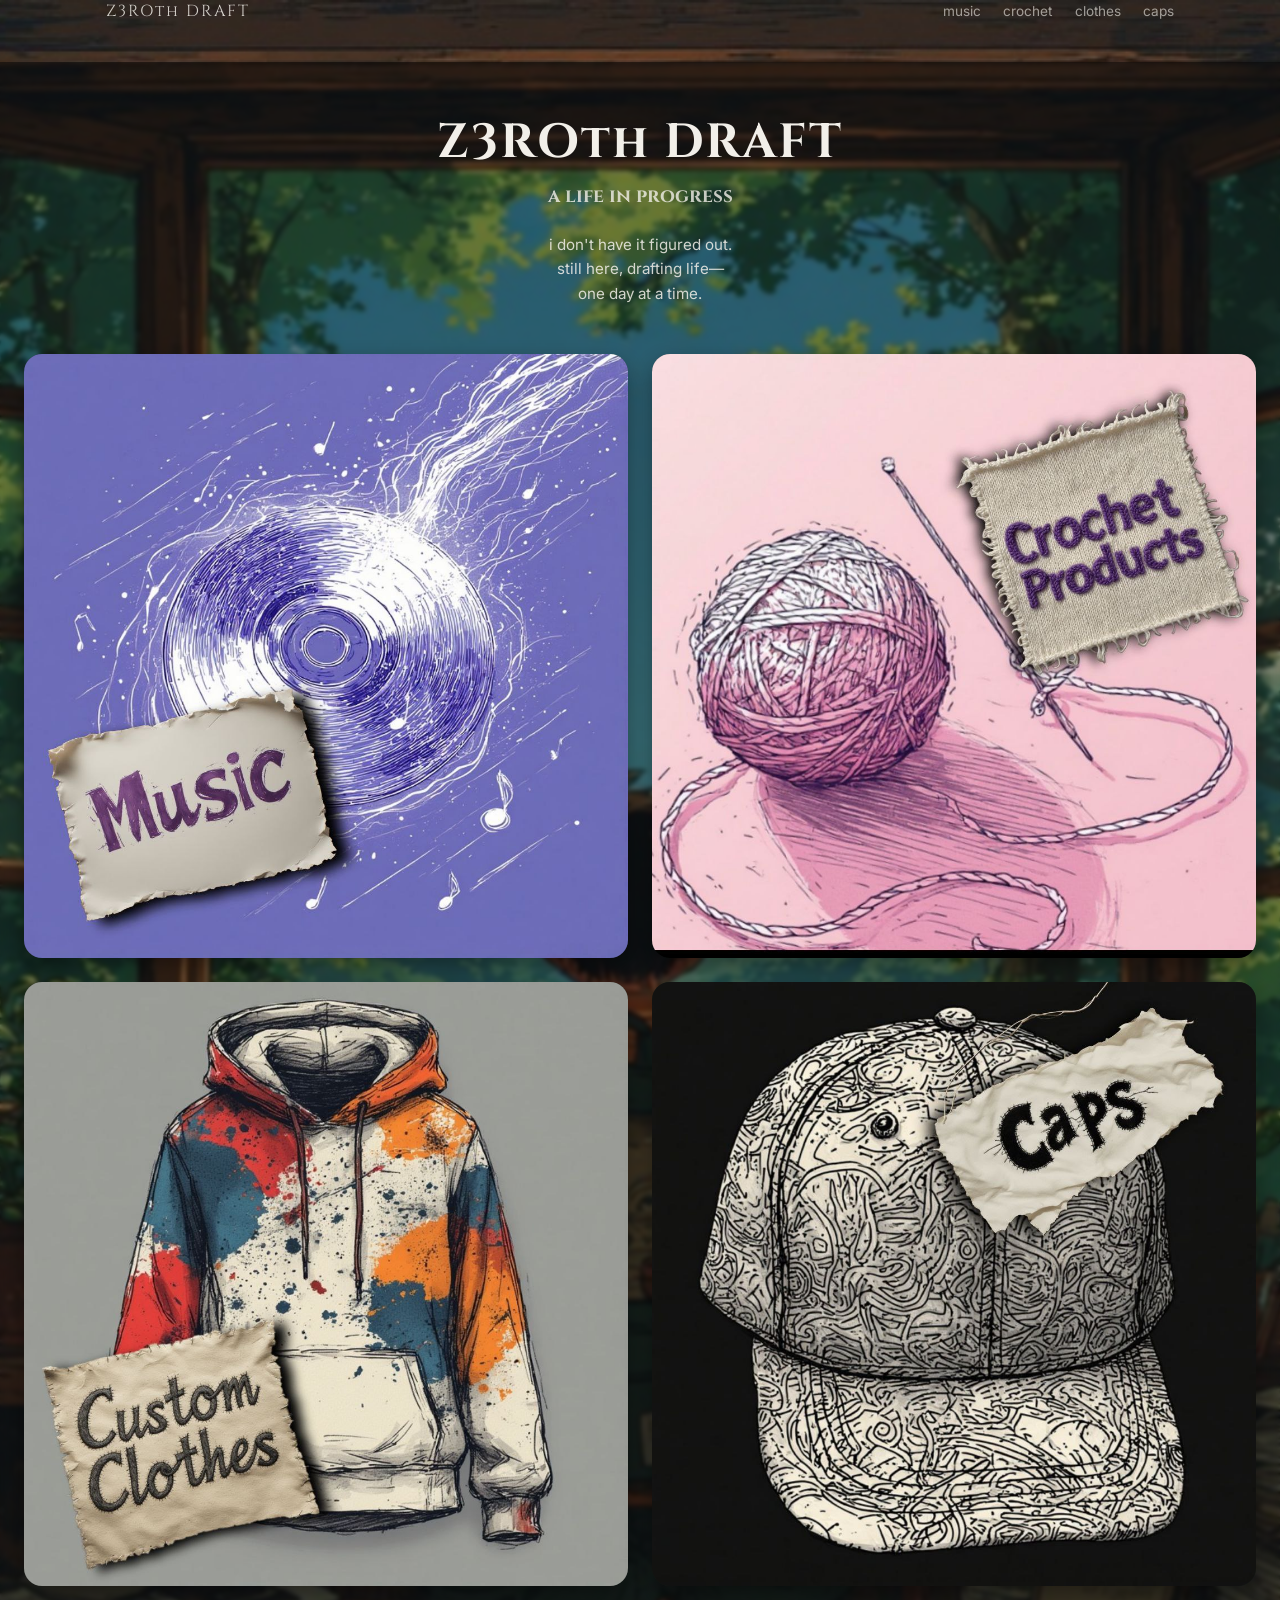
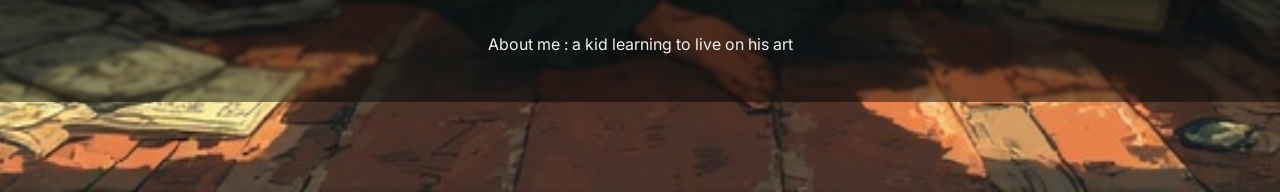
<file: index.html>
<!DOCTYPE html>
<html lang="en">
<head>
  <meta charset="UTF-8" />
  <meta name="viewport" content="width=device-width, initial-scale=1.0"/>
  <title>Z3ROth DRAFT</title>
  <link rel="stylesheet" href="style.css" />
</head>
<body class="home">
<header class="site-nav">
  <a href="index.html" class="nav-logo">Z3ROth DRAFT</a>

  <nav class="nav-links">
    <a href="music.html">music</a>
    <a href="crochet.html">crochet</a>
    <a href="clothes.html">clothes</a>
    <a href="caps.html">caps</a>
  </nav>
</header>

  <main class="container">
    <header class="hero">
      <h1>Z3ROth DRAFT</h1>
      <h2>a life in progress</h2>
      <p>
        i don't have it figured out.<br/>
        still here, drafting life—<br/>
        one day at a time.
      </p>
    </header>

<section class="cards">
  <a href="music.html" class="card image-only">
    <img src="assets/music.png" alt="music">
  </a>

  <a href="crochet.html" class="card image-only">
    <img src="assets/crochet.png" alt="crochet">
  </a>

  <a href="clothes.html" class="card image-only">
    <img src="assets/clothes.png" alt="clothes">
  </a>

  <a href="caps.html" class="card image-only">
    <img src="assets/cap.png" alt="caps">
  </a>
</section>


    <footer>
      <p>About me : a kid learning to live on his art</p>
    </footer>
  </main>

</body>
</html>
</file>
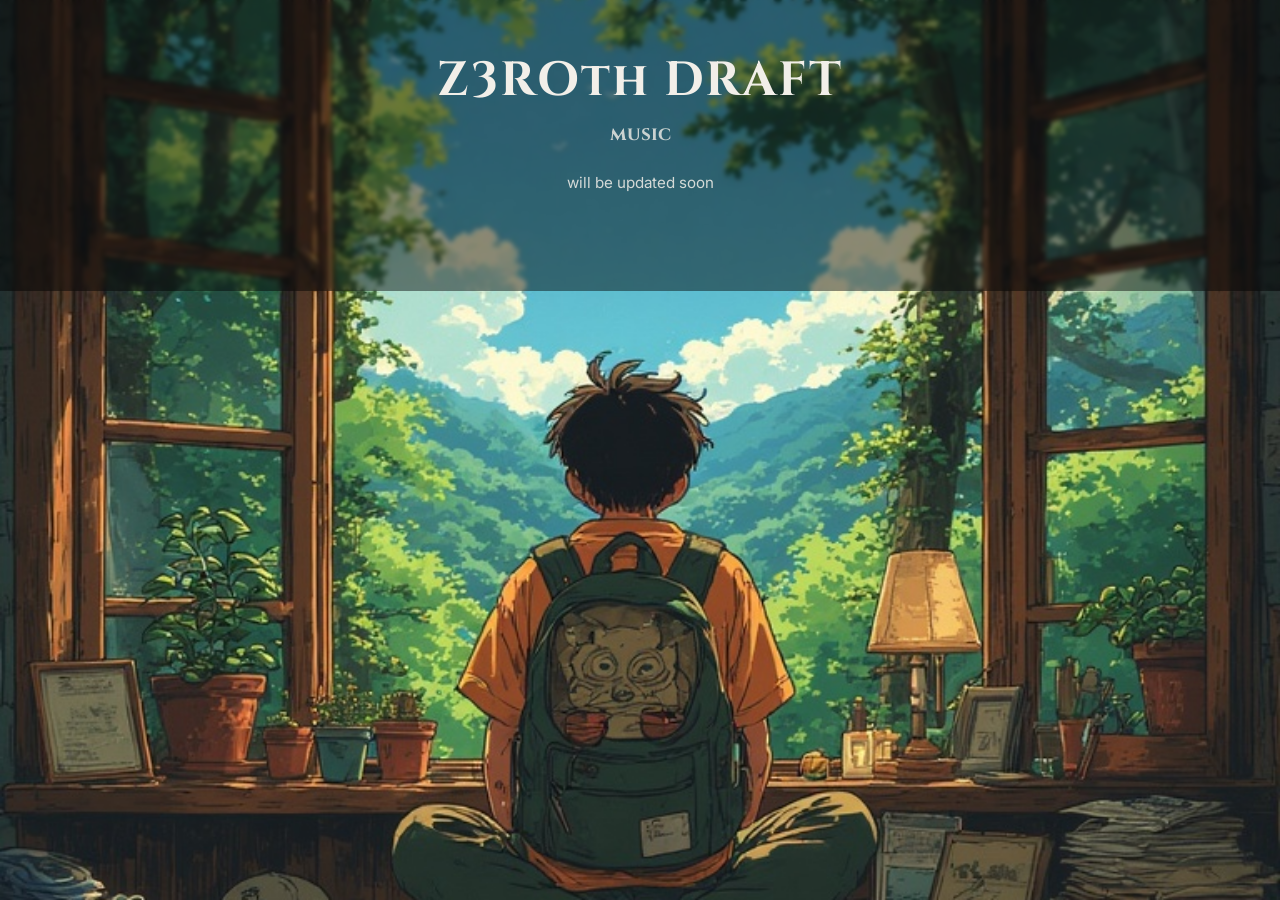
<file: clothers.html>
<!DOCTYPE html>
<html lang="en">
<head>
  <meta charset="UTF-8">
  <meta name="viewport" content="width=device-width, initial-scale=1.0">
  <title>Music – Z3ROth DRAFT</title>
  <link rel="stylesheet" href="style.css">
</head>
<body>

  <main class="container">
    <header class="hero">
      <h1>Z3ROth DRAFT</h1>
      <h2>music</h2>
      <p>will be updated soon</p>
    </header>
  </main>

</body>
</html>
</file>
<file: style.css>
@import url('https://fonts.googleapis.com/css2?family=Cinzel:wght@400;600&family=Inter:wght@300;400&display=swap');

/* =========================
   GLOBAL SAFETY
========================= */

html, body {
  width: 100%;
  overflow-x: hidden;
}

* {
  margin: 0;
  padding: 0;
  box-sizing: border-box;
  max-width: 100%;
}

/* =========================
   BODY / BACKGROUND
========================= */

body {
  min-height: 100dvh; /* mobile-safe viewport */
  background: url("assets/bg.jpg") no-repeat center center / cover;
  font-family: 'Inter', sans-serif;
  color: #f2efe9;
  overflow-x: hidden;
  padding-bottom: 90px; /* space for player bar */
}

/* =========================
   CONTAINER
========================= */

.container {
  min-height: 100%;
  backdrop-filter: blur(2px);
  background: rgba(0, 0, 0, 0.45);
  padding: 3rem 1.5rem;
  display: flex;
  flex-direction: column;
  align-items: center;
}

/* Mobile breathing room */
@media (max-width: 480px) {
  .container {
    padding: 2.2rem 1rem;
  }
}

/* =========================
   SITE NAV
========================= */

.site-nav {
  width: 100%;
  max-width: 1100px;
  margin: 0 auto 2.5rem;
  padding: 0 1rem;

  display: flex;
  align-items: center;
  justify-content: space-between;
  font-family: 'Cinzel', serif;
}

.nav-logo {
  font-size: 1rem;
  letter-spacing: 2px;
  text-decoration: none;
  color: #f2efe9;
  opacity: 0.85;
}

.nav-links {
  display: flex;
  gap: 1.4rem;
}

.nav-links a {
  font-family: 'Inter', sans-serif;
  font-size: 0.85rem;
  text-decoration: none;
  color: #f2efe9;
  opacity: 0.6;
  transition: opacity 0.25s ease;
}

.nav-links a:hover {
  opacity: 1;
}

/* =========================
   HERO
========================= */

.hero {
  text-align: center;
  margin-bottom: 3rem;
}

.hero h1 {
  font-family: 'Cinzel', serif;
  font-size: 3rem;
  letter-spacing: 2px;
}

.hero h2 {
  font-family: 'Cinzel', serif;
  font-size: 1.2rem;
  opacity: 0.8;
  margin-top: 0.5rem;
}

.hero p {
  margin-top: 1.5rem;
  font-size: 0.95rem;
  line-height: 1.6;
  opacity: 0.85;
}

/* =========================
   HOME CARDS
========================= */

.cards {
  display: grid;
  grid-template-columns: repeat(2, minmax(140px, 1fr));
  gap: 1.5rem;
  margin-bottom: 3rem;
}

.card {
  background: rgba(20, 30, 25, 0.75);
  border-radius: 18px;
  box-shadow: 0 10px 25px rgba(0,0,0,0.4);
  transition: transform 0.35s ease, box-shadow 0.35s ease;
}

.card:hover {
  transform: translateY(-6px);
  box-shadow: 0 18px 40px rgba(0,0,0,0.6);
}

.card.image-only {
  aspect-ratio: 1 / 1;
  padding: 0;
  overflow: hidden;
  display: block;
}

.card.image-only img {
  width: 100%;
  height: 100%;
  object-fit: cover;
  display: block;
}

/* =========================
   MUSIC PAGE
========================= */

.album-section {
  display: flex;
  flex-direction: column;
  align-items: center;
  gap: 1.8rem;
}

.track {
  display: flex;
  flex-direction: column;
  align-items: center;
  margin-bottom: 3rem;
}

/* Track meta */

.track-meta {
  display: flex;
  align-items: baseline;
  gap: 0.6rem;
  margin-bottom: 0.6rem;
  opacity: 0.85;
  justify-content: center;
}

.track-number {
  font-family: 'Cinzel', serif;
  font-size: 0.85rem;
  letter-spacing: 3px;
  opacity: 0.6;
}

.track-title {
  font-size: 0.9rem;
  letter-spacing: 0.5px;
}

/* Album art */

.album-art {
  position: relative;
  width: min(280px, 80vw);
  aspect-ratio: 1 / 1;
  border-radius: 22px;
  overflow: hidden;
  box-shadow: 0 18px 40px rgba(0,0,0,0.6);
}

.album-art img {
  width: 100%;
  height: 100%;
  object-fit: cover;
}

/* Play button */

.play-btn {
  position: absolute;
  inset: 0;
  margin: auto;
  width: 64px;
  height: 64px;
  border-radius: 50%;
  border: none;
  background: rgba(0,0,0,0.6);
  color: #f2efe9;
  font-size: 1.6rem;
  cursor: pointer;
  backdrop-filter: blur(6px);
  transition: transform 0.3s ease, background 0.3s ease;
}

.play-btn:hover {
  transform: scale(1.1);
  background: rgba(0,0,0,0.8);
}

/* =========================
   MUSIC ACTIONS
========================= */

.music-actions {
  display: flex;
  gap: 1rem;
  margin-top: 1.2rem;
  flex-wrap: wrap;
  justify-content: center;
}

.btn {
  padding: 0.7rem 1.4rem;
  border-radius: 999px;
  font-size: 0.9rem;
  border: none;
  cursor: pointer;
  transition: transform 0.25s ease, opacity 0.25s ease;
}

.btn:hover {
  transform: translateY(-2px);
  opacity: 0.9;
}

.btn.secondary {
  background: rgba(255,255,255,0.12);
  color: #f2efe9;
}

.btn.primary {
  background: #f2efe9;
  color: #111;
  font-weight: 600;
}

/* Download note */

.download-note {
  opacity: 0;
  transform: translateY(-4px);
  transition: opacity 0.3s ease, transform 0.3s ease;
  font-size: 0.75rem;
  text-align: center;
}

.music-actions:hover .download-note {
  opacity: 0.65;
  transform: translateY(0);
}

/* Progress bar */

.free-download {
  position: relative;
  overflow: hidden;
}

.free-download .progress {
  position: absolute;
  left: 0;
  top: 0;
  height: 100%;
  width: 0%;
  background: rgba(255,255,255,0.35);
  transition: width 3s linear;
  pointer-events: none;
}

.btn.disabled {
  pointer-events: none;
  opacity: 0.5;
}

/* =========================
   PLAYER BAR (IMPROVED UI)
========================= */

.player-bar {
  position: fixed;
  left: 50%;
  bottom: 1rem;                /* 👈 space from bottom edge */
  transform: translateX(-50%);

  width: calc(100% - 2rem);    /* 👈 breathing room on sides */
  max-width: 680px;

  padding: 0.9rem 1rem;

  display: flex;
  align-items: center;
  gap: 1rem;

  background: rgba(14, 16, 15, 0.88);
  backdrop-filter: blur(14px);

  border-radius: 20px;         /* 👈 softer, modern */
  box-shadow:
    0 10px 30px rgba(0,0,0,0.5),
    inset 0 0 0 1px rgba(255,255,255,0.06);

  z-index: 1000;
}

.player-bar.hidden {
  display: none;
}

/* =========================
   LEFT: ART + INFO
========================= */

.player-left {
  display: flex;
  align-items: center;
  gap: 0.8rem;
  min-width: 0;
}

#playerArt {
  width: 48px;                 /* 👈 slightly bigger */
  height: 48px;
  border-radius: 12px;
  object-fit: cover;
  opacity: 0.95;
}

.player-info {
  display: flex;
  flex-direction: column;
  font-size: 0.75rem;
  opacity: 0.85;
  white-space: nowrap;
  overflow: hidden;
}

#playerTrackTitle {
  font-size: 0.85rem;
  font-weight: 500;
  text-overflow: ellipsis;
  overflow: hidden;
}

/* =========================
   CENTER: CONTROLS + PROGRESS
========================= */

.player-center {
  flex: 1;
  display: flex;
  flex-direction: column;
  gap: 0.5rem;
}

/* Controls */

.player-controls {
  display: flex;
  justify-content: center;
  align-items: center;
  gap: 1.4rem;
}

.player-controls button {
  background: none;
  border: none;
  color: #f2efe9;

  font-size: 1.3rem;           /* 👈 bigger tap targets */
  opacity: 0.8;
  cursor: pointer;

  transition: opacity 0.2s ease, transform 0.2s ease;
}

.player-controls button:hover {
  opacity: 1;
  transform: scale(1.1);
}

/* =========================
   PROGRESS BAR (THICKER)
========================= */

#progressBar {
  appearance: none;
  width: 100%;
  height: 4px;                 /* 👈 thicker */
  border-radius: 999px;
  background: rgba(255,255,255,0.25);
  outline: none;
}

#progressBar::-webkit-slider-thumb {
  appearance: none;
  width: 14px;
  height: 14px;
  background: #f2efe9;
  border-radius: 50%;
  cursor: pointer;
}

#progressBar::-moz-range-thumb {
  width: 14px;
  height: 14px;
  background: #f2efe9;
  border-radius: 50%;
  cursor: pointer;
}

/* =========================
   MOBILE POLISH
========================= */

@media (max-width: 480px) {
  .player-bar {
    bottom: 0.8rem;
    padding: 0.9rem 0.9rem;
  }

  #playerArt {
    width: 42px;
    height: 42px;
  }

  .player-controls button {
    font-size: 1.5rem;
  }
}

/* QR MODAL */

.modal {
  position: fixed;
  inset: 0;
  background: rgba(0,0,0,0.75);

  display: none;              /* 🔑 truly hidden */
  align-items: center;
  justify-content: center;

  z-index: 2000;
}

.modal.show {
  display: flex;              /* 🔑 only visible when triggered */
}

.modal-content {
  background: rgba(20,30,25,0.9);
  padding: 2rem;
  border-radius: 20px;
  text-align: center;
  color: #f2efe9;
  max-width: 90vw;
}

.modal-content img {
  width: 200px;
  max-width: 80vw;
  margin: 1rem 0;
}
</file>
